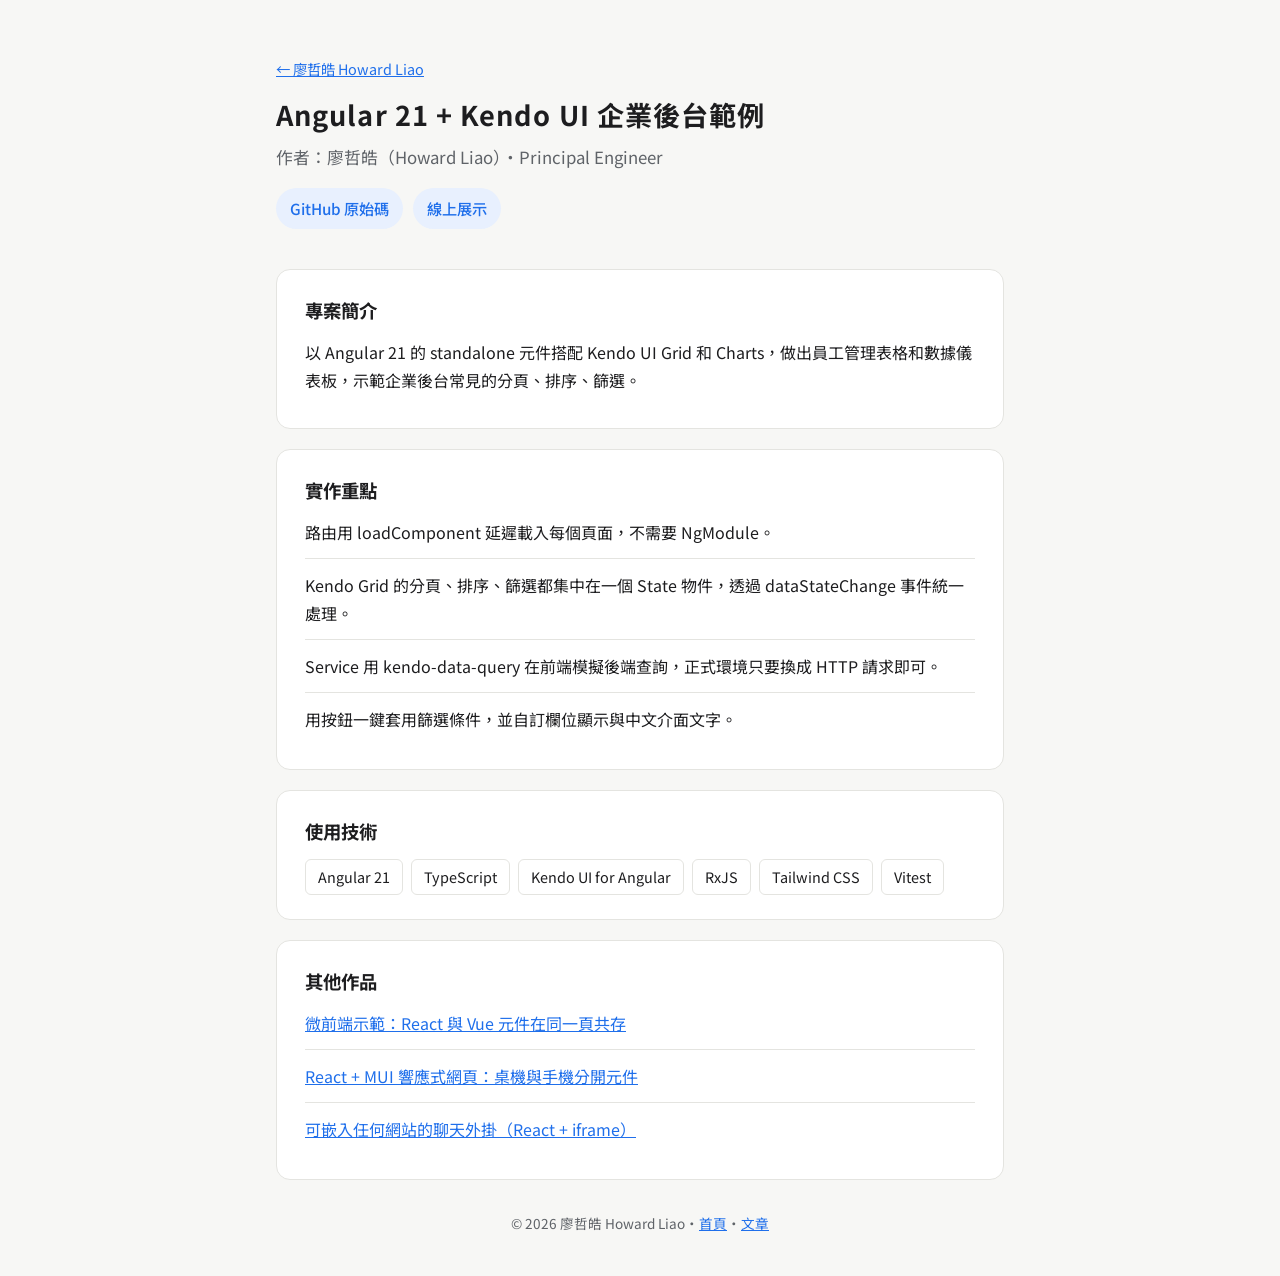
<file: angular-kendo-ui-demo.html>
<!doctype html>
<html lang="zh-Hant-TW">
<head>
<meta charset="utf-8">
<meta name="viewport" content="width=device-width, initial-scale=1">
<title>Angular 21 + Kendo UI 企業後台範例｜廖哲皓 Howard Liao</title>
<meta name="description" content="廖哲皓（Howard Liao）的作品：以 Angular 21 的 standalone 元件搭配 Kendo UI Grid 和 Charts，做出員工管理表格和數據儀表板，示範企業後台常見的分頁、排序、篩選。">
<meta name="author" content="廖哲皓">
<link rel="canonical" href="https://necpoctt.github.io/angular-kendo-ui-demo.html">
<meta property="og:type" content="website">
<meta property="og:title" content="Angular 21 + Kendo UI 企業後台範例｜廖哲皓 Howard Liao">
<meta property="og:description" content="廖哲皓（Howard Liao）的作品：以 Angular 21 的 standalone 元件搭配 Kendo UI Grid 和 Charts，做出員工管理表格和數據儀表板，示範企業後台常見的分頁、排序、篩選。">
<meta property="og:url" content="https://necpoctt.github.io/angular-kendo-ui-demo.html">
<meta property="og:image" content="https://github.com/necpoctt.png?size=400">
<meta property="og:locale" content="zh_TW">
<script type="application/ld+json">
{
  "@context": "https://schema.org",
  "@type": "SoftwareSourceCode",
  "name": "Angular 21 + Kendo UI 企業後台範例",
  "description": "以 Angular 21 的 standalone 元件搭配 Kendo UI Grid 和 Charts，做出員工管理表格和數據儀表板，示範企業後台常見的分頁、排序、篩選。",
  "url": "https://necpoctt.github.io/angular-kendo-ui-demo.html",
  "codeRepository": "https://github.com/necpoctt/angular-kendo-ui-demo",
  "programmingLanguage": [
    "TypeScript"
  ],
  "keywords": "Angular 21, TypeScript, Kendo UI for Angular, RxJS, Tailwind CSS, Vitest",
  "author": {
    "@type": "Person",
    "@id": "https://necpoctt.github.io/#person",
    "name": "廖哲皓",
    "alternateName": "Howard Liao",
    "url": "https://necpoctt.github.io/"
  }
}
</script>
<link rel="preconnect" href="https://fonts.googleapis.com">
<link rel="preconnect" href="https://fonts.gstatic.com" crossorigin>
<link href="https://fonts.googleapis.com/css2?family=Noto+Sans+TC:wght@400;500;700&display=swap" rel="stylesheet">
<link rel="stylesheet" href="style.css">
</head>
<body>
<main>
  <p class="meta"><a href="./">← 廖哲皓 Howard Liao</a></p>
  <header>
    <div>
      <h1 style="font-size:1.7rem">Angular 21 + Kendo UI 企業後台範例</h1>
      <p class="headline">作者：廖哲皓（Howard Liao）・Principal Engineer</p>
      <nav class="links" aria-label="專案連結">
        <a href="https://github.com/necpoctt/angular-kendo-ui-demo">GitHub 原始碼</a>
        <a href="https://angular-kendo-ui-demo.vercel.app/">線上展示</a>
      </nav>
    </div>
  </header>

  <section aria-labelledby="intro">
    <h2 id="intro">專案簡介</h2>
    <p>以 Angular 21 的 standalone 元件搭配 Kendo UI Grid 和 Charts，做出員工管理表格和數據儀表板，示範企業後台常見的分頁、排序、篩選。</p>
  </section>

  <section aria-labelledby="points">
    <h2 id="points">實作重點</h2>
    <ul class="timeline">
      <li>路由用 loadComponent 延遲載入每個頁面，不需要 NgModule。</li>
      <li>Kendo Grid 的分頁、排序、篩選都集中在一個 State 物件，透過 dataStateChange 事件統一處理。</li>
      <li>Service 用 kendo-data-query 在前端模擬後端查詢，正式環境只要換成 HTTP 請求即可。</li>
      <li>用按鈕一鍵套用篩選條件，並自訂欄位顯示與中文介面文字。</li>
    </ul>
  </section>

  <section aria-labelledby="tech">
    <h2 id="tech">使用技術</h2>
    <div class="tags">
      <span>Angular 21</span>
      <span>TypeScript</span>
      <span>Kendo UI for Angular</span>
      <span>RxJS</span>
      <span>Tailwind CSS</span>
      <span>Vitest</span>
    </div>
  </section>

  <section aria-labelledby="more">
    <h2 id="more">其他作品</h2>
    <ul class="timeline">
      <li><a href="micro-frontend-demo.html">微前端示範：React 與 Vue 元件在同一頁共存</a></li>
      <li><a href="react-mui-rwd.html">React + MUI 響應式網頁：桌機與手機分開元件</a></li>
      <li><a href="webplugin.html">可嵌入任何網站的聊天外掛（React + iframe）</a></li>
    </ul>
  </section>
  <footer>© 2026 廖哲皓 Howard Liao・<a href="./">首頁</a>・<a href="articles.html">文章</a></footer>
</main>
</body>
</html>
</file>
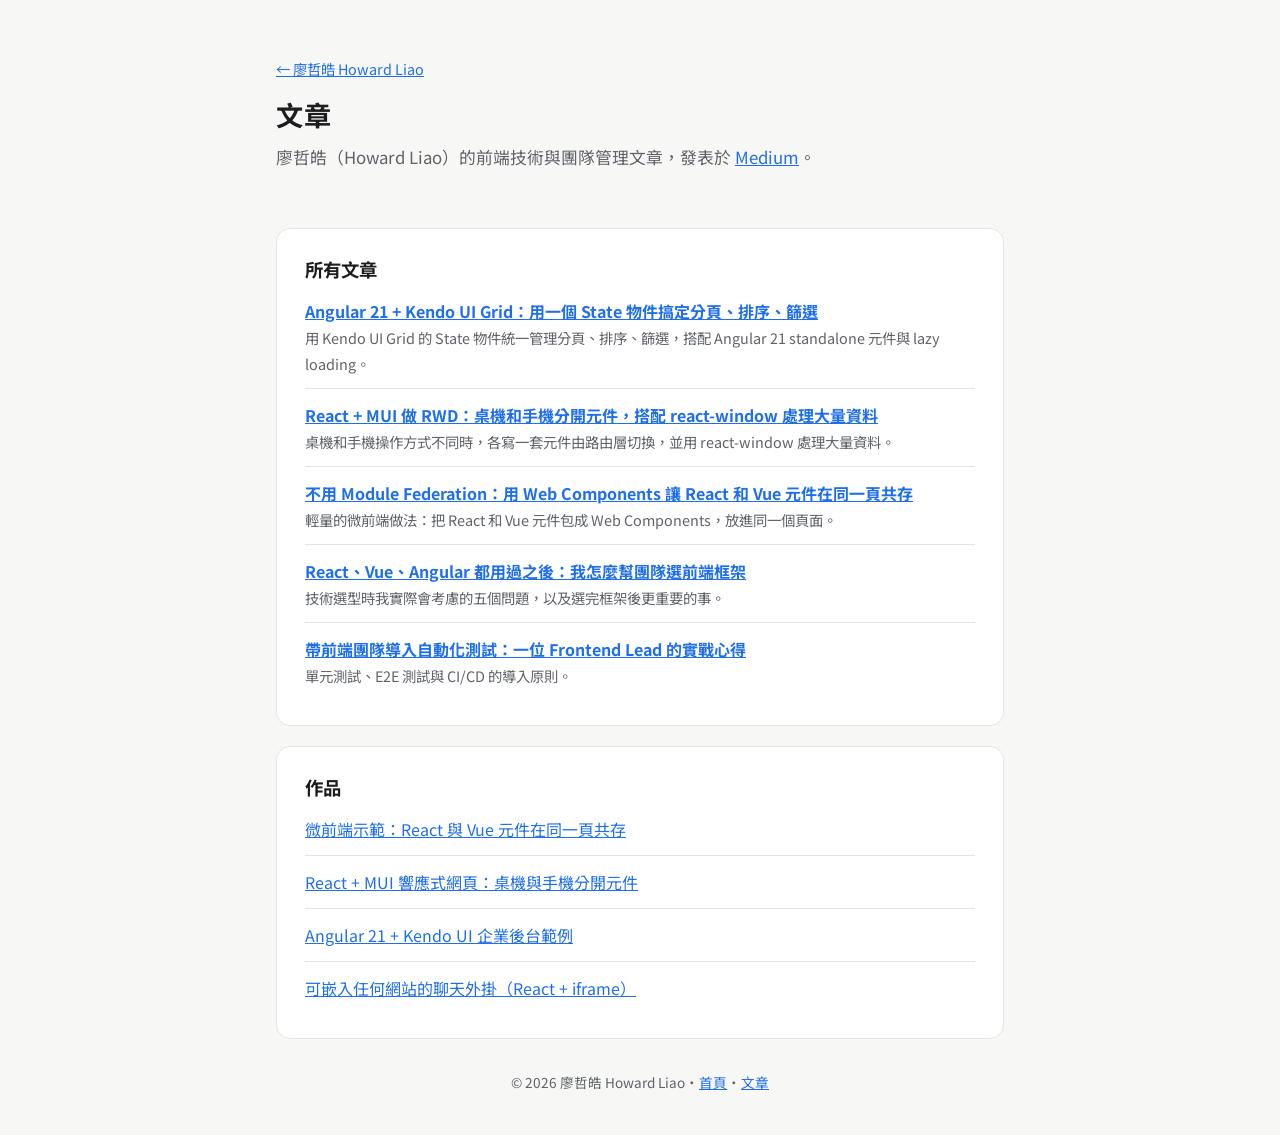
<file: articles.html>
<!doctype html>
<html lang="zh-Hant-TW">
<head>
<meta charset="utf-8">
<meta name="viewport" content="width=device-width, initial-scale=1">
<title>文章｜廖哲皓 Howard Liao</title>
<meta name="description" content="廖哲皓（Howard Liao）的前端技術文章：微前端、框架選型、自動化測試、效能優化與團隊管理。">
<meta name="author" content="廖哲皓">
<link rel="canonical" href="https://necpoctt.github.io/articles.html">
<meta property="og:type" content="website">
<meta property="og:title" content="文章｜廖哲皓 Howard Liao">
<meta property="og:description" content="廖哲皓（Howard Liao）的前端技術文章：微前端、框架選型、自動化測試、效能優化與團隊管理。">
<meta property="og:url" content="https://necpoctt.github.io/articles.html">
<meta property="og:image" content="https://github.com/necpoctt.png?size=400">
<meta property="og:locale" content="zh_TW">
<script type="application/ld+json">
{
  "@context": "https://schema.org",
  "@type": "CollectionPage",
  "name": "文章｜廖哲皓 Howard Liao",
  "url": "https://necpoctt.github.io/articles.html",
  "author": {
    "@type": "Person",
    "@id": "https://necpoctt.github.io/#person",
    "name": "廖哲皓",
    "alternateName": "Howard Liao",
    "url": "https://necpoctt.github.io/"
  },
  "hasPart": [
    {
      "@type": "BlogPosting",
      "headline": "Angular 21 + Kendo UI Grid：用一個 State 物件搞定分頁、排序、篩選",
      "url": "https://medium.com/@necpoctt/fa0ca4dda37d",
      "author": {
        "@type": "Person",
        "@id": "https://necpoctt.github.io/#person",
        "name": "廖哲皓",
        "alternateName": "Howard Liao",
        "url": "https://necpoctt.github.io/"
      }
    },
    {
      "@type": "BlogPosting",
      "headline": "React + MUI 做 RWD：桌機和手機分開元件，搭配 react-window 處理大量資料",
      "url": "https://medium.com/@necpoctt/6d68eb93df83",
      "author": {
        "@type": "Person",
        "@id": "https://necpoctt.github.io/#person",
        "name": "廖哲皓",
        "alternateName": "Howard Liao",
        "url": "https://necpoctt.github.io/"
      }
    },
    {
      "@type": "BlogPosting",
      "headline": "不用 Module Federation：用 Web Components 讓 React 和 Vue 元件在同一頁共存",
      "url": "https://medium.com/@necpoctt/d7c67d8f0766",
      "author": {
        "@type": "Person",
        "@id": "https://necpoctt.github.io/#person",
        "name": "廖哲皓",
        "alternateName": "Howard Liao",
        "url": "https://necpoctt.github.io/"
      }
    },
    {
      "@type": "BlogPosting",
      "headline": "React、Vue、Angular 都用過之後：我怎麼幫團隊選前端框架",
      "url": "https://medium.com/@necpoctt/225a23933e21",
      "author": {
        "@type": "Person",
        "@id": "https://necpoctt.github.io/#person",
        "name": "廖哲皓",
        "alternateName": "Howard Liao",
        "url": "https://necpoctt.github.io/"
      }
    },
    {
      "@type": "BlogPosting",
      "headline": "帶前端團隊導入自動化測試：一位 Frontend Lead 的實戰心得",
      "url": "https://medium.com/@necpoctt/e127c9e2b692",
      "author": {
        "@type": "Person",
        "@id": "https://necpoctt.github.io/#person",
        "name": "廖哲皓",
        "alternateName": "Howard Liao",
        "url": "https://necpoctt.github.io/"
      }
    }
  ]
}
</script>
<link rel="preconnect" href="https://fonts.googleapis.com">
<link rel="preconnect" href="https://fonts.gstatic.com" crossorigin>
<link href="https://fonts.googleapis.com/css2?family=Noto+Sans+TC:wght@400;500;700&display=swap" rel="stylesheet">
<link rel="stylesheet" href="style.css">
</head>
<body>
<main>
  <p class="meta"><a href="./">← 廖哲皓 Howard Liao</a></p>
  <header>
    <div>
      <h1 style="font-size:1.7rem">文章</h1>
      <p class="headline">廖哲皓（Howard Liao）的前端技術與團隊管理文章，發表於 <a href="https://medium.com/@necpoctt">Medium</a>。</p>
    </div>
  </header>

  <section aria-labelledby="list">
    <h2 id="list">所有文章</h2>
    <ul class="timeline">
      <li>
        <div class="role"><a href="https://medium.com/@necpoctt/fa0ca4dda37d">Angular 21 + Kendo UI Grid：用一個 State 物件搞定分頁、排序、篩選</a></div>
        <div class="meta">用 Kendo UI Grid 的 State 物件統一管理分頁、排序、篩選，搭配 Angular 21 standalone 元件與 lazy loading。</div>
      </li>
      <li>
        <div class="role"><a href="https://medium.com/@necpoctt/6d68eb93df83">React + MUI 做 RWD：桌機和手機分開元件，搭配 react-window 處理大量資料</a></div>
        <div class="meta">桌機和手機操作方式不同時，各寫一套元件由路由層切換，並用 react-window 處理大量資料。</div>
      </li>
      <li>
        <div class="role"><a href="https://medium.com/@necpoctt/d7c67d8f0766">不用 Module Federation：用 Web Components 讓 React 和 Vue 元件在同一頁共存</a></div>
        <div class="meta">輕量的微前端做法：把 React 和 Vue 元件包成 Web Components，放進同一個頁面。</div>
      </li>
      <li>
        <div class="role"><a href="https://medium.com/@necpoctt/225a23933e21">React、Vue、Angular 都用過之後：我怎麼幫團隊選前端框架</a></div>
        <div class="meta">技術選型時我實際會考慮的五個問題，以及選完框架後更重要的事。</div>
      </li>
      <li>
        <div class="role"><a href="https://medium.com/@necpoctt/e127c9e2b692">帶前端團隊導入自動化測試：一位 Frontend Lead 的實戰心得</a></div>
        <div class="meta">單元測試、E2E 測試與 CI/CD 的導入原則。</div>
      </li>
    </ul>
  </section>

  <section aria-labelledby="works">
    <h2 id="works">作品</h2>
    <ul class="timeline">
      <li><a href="micro-frontend-demo.html">微前端示範：React 與 Vue 元件在同一頁共存</a></li>
      <li><a href="react-mui-rwd.html">React + MUI 響應式網頁：桌機與手機分開元件</a></li>
      <li><a href="angular-kendo-ui-demo.html">Angular 21 + Kendo UI 企業後台範例</a></li>
      <li><a href="webplugin.html">可嵌入任何網站的聊天外掛（React + iframe）</a></li>
    </ul>
  </section>
  <footer>© 2026 廖哲皓 Howard Liao・<a href="./">首頁</a>・<a href="articles.html">文章</a></footer>
</main>
</body>
</html>
</file>
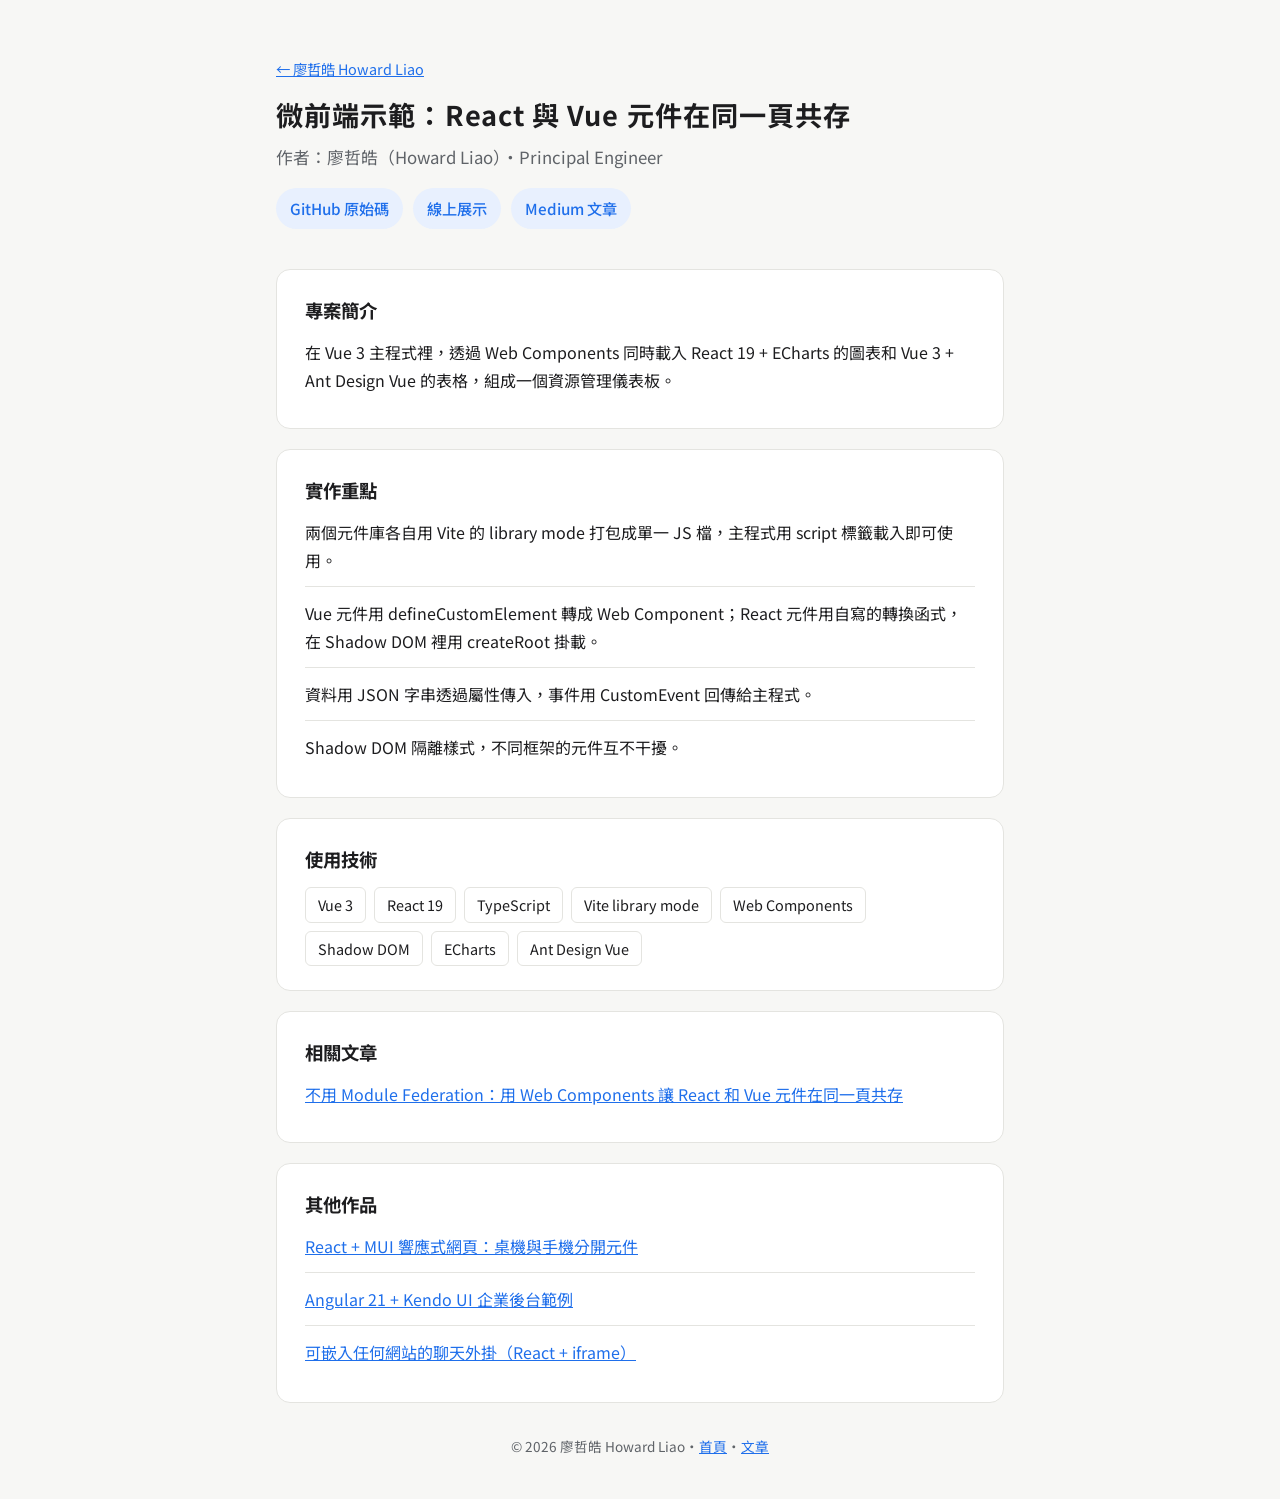
<file: micro-frontend-demo.html>
<!doctype html>
<html lang="zh-Hant-TW">
<head>
<meta charset="utf-8">
<meta name="viewport" content="width=device-width, initial-scale=1">
<title>微前端示範：React 與 Vue 元件在同一頁共存｜廖哲皓 Howard Liao</title>
<meta name="description" content="廖哲皓（Howard Liao）的作品：在 Vue 3 主程式裡，透過 Web Components 同時載入 React 19 + ECharts 的圖表和 Vue 3 + Ant Design Vue 的表格，組成一個資源管理儀表板。">
<meta name="author" content="廖哲皓">
<link rel="canonical" href="https://necpoctt.github.io/micro-frontend-demo.html">
<meta property="og:type" content="website">
<meta property="og:title" content="微前端示範：React 與 Vue 元件在同一頁共存｜廖哲皓 Howard Liao">
<meta property="og:description" content="廖哲皓（Howard Liao）的作品：在 Vue 3 主程式裡，透過 Web Components 同時載入 React 19 + ECharts 的圖表和 Vue 3 + Ant Design Vue 的表格，組成一個資源管理儀表板。">
<meta property="og:url" content="https://necpoctt.github.io/micro-frontend-demo.html">
<meta property="og:image" content="https://github.com/necpoctt.png?size=400">
<meta property="og:locale" content="zh_TW">
<script type="application/ld+json">
{
  "@context": "https://schema.org",
  "@type": "SoftwareSourceCode",
  "name": "微前端示範：React 與 Vue 元件在同一頁共存",
  "description": "在 Vue 3 主程式裡，透過 Web Components 同時載入 React 19 + ECharts 的圖表和 Vue 3 + Ant Design Vue 的表格，組成一個資源管理儀表板。",
  "url": "https://necpoctt.github.io/micro-frontend-demo.html",
  "codeRepository": "https://github.com/necpoctt/micro-frontend-demo",
  "programmingLanguage": [
    "TypeScript",
    "JavaScript"
  ],
  "keywords": "Vue 3, React 19, TypeScript, Vite library mode, Web Components, Shadow DOM, ECharts, Ant Design Vue",
  "author": {
    "@type": "Person",
    "@id": "https://necpoctt.github.io/#person",
    "name": "廖哲皓",
    "alternateName": "Howard Liao",
    "url": "https://necpoctt.github.io/"
  }
}
</script>
<link rel="preconnect" href="https://fonts.googleapis.com">
<link rel="preconnect" href="https://fonts.gstatic.com" crossorigin>
<link href="https://fonts.googleapis.com/css2?family=Noto+Sans+TC:wght@400;500;700&display=swap" rel="stylesheet">
<link rel="stylesheet" href="style.css">
</head>
<body>
<main>
  <p class="meta"><a href="./">← 廖哲皓 Howard Liao</a></p>
  <header>
    <div>
      <h1 style="font-size:1.7rem">微前端示範：React 與 Vue 元件在同一頁共存</h1>
      <p class="headline">作者：廖哲皓（Howard Liao）・Principal Engineer</p>
      <nav class="links" aria-label="專案連結">
        <a href="https://github.com/necpoctt/micro-frontend-demo">GitHub 原始碼</a>
        <a href="https://micro-frontend-demo-mu.vercel.app/">線上展示</a>
        <a href="https://medium.com/@necpoctt/d7c67d8f0766">Medium 文章</a>
      </nav>
    </div>
  </header>

  <section aria-labelledby="intro">
    <h2 id="intro">專案簡介</h2>
    <p>在 Vue 3 主程式裡，透過 Web Components 同時載入 React 19 + ECharts 的圖表和 Vue 3 + Ant Design Vue 的表格，組成一個資源管理儀表板。</p>
  </section>

  <section aria-labelledby="points">
    <h2 id="points">實作重點</h2>
    <ul class="timeline">
      <li>兩個元件庫各自用 Vite 的 library mode 打包成單一 JS 檔，主程式用 script 標籤載入即可使用。</li>
      <li>Vue 元件用 defineCustomElement 轉成 Web Component；React 元件用自寫的轉換函式，在 Shadow DOM 裡用 createRoot 掛載。</li>
      <li>資料用 JSON 字串透過屬性傳入，事件用 CustomEvent 回傳給主程式。</li>
      <li>Shadow DOM 隔離樣式，不同框架的元件互不干擾。</li>
    </ul>
  </section>

  <section aria-labelledby="tech">
    <h2 id="tech">使用技術</h2>
    <div class="tags">
      <span>Vue 3</span>
      <span>React 19</span>
      <span>TypeScript</span>
      <span>Vite library mode</span>
      <span>Web Components</span>
      <span>Shadow DOM</span>
      <span>ECharts</span>
      <span>Ant Design Vue</span>
    </div>
  </section>

  <section aria-labelledby="article">
    <h2 id="article">相關文章</h2>
    <p><a href="https://medium.com/@necpoctt/d7c67d8f0766">不用 Module Federation：用 Web Components 讓 React 和 Vue 元件在同一頁共存</a></p>
  </section>

  <section aria-labelledby="more">
    <h2 id="more">其他作品</h2>
    <ul class="timeline">
      <li><a href="react-mui-rwd.html">React + MUI 響應式網頁：桌機與手機分開元件</a></li>
      <li><a href="angular-kendo-ui-demo.html">Angular 21 + Kendo UI 企業後台範例</a></li>
      <li><a href="webplugin.html">可嵌入任何網站的聊天外掛（React + iframe）</a></li>
    </ul>
  </section>
  <footer>© 2026 廖哲皓 Howard Liao・<a href="./">首頁</a>・<a href="articles.html">文章</a></footer>
</main>
</body>
</html>
</file>
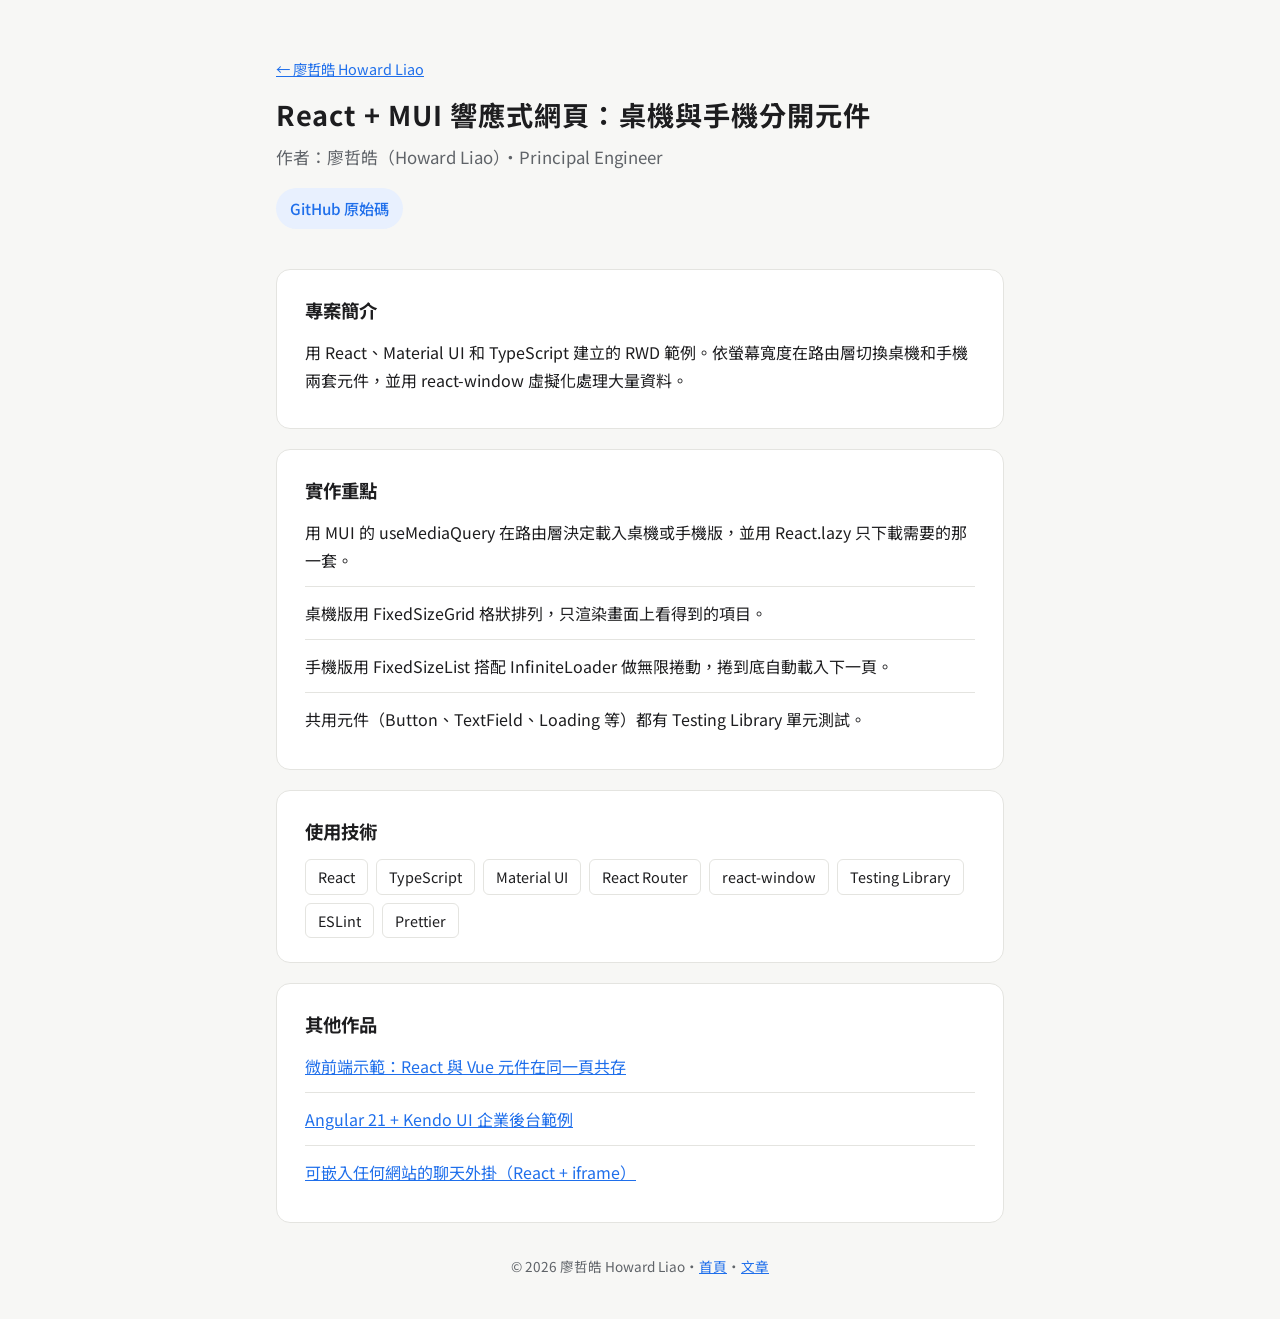
<file: react-mui-rwd.html>
<!doctype html>
<html lang="zh-Hant-TW">
<head>
<meta charset="utf-8">
<meta name="viewport" content="width=device-width, initial-scale=1">
<title>React + MUI 響應式網頁：桌機與手機分開元件｜廖哲皓 Howard Liao</title>
<meta name="description" content="廖哲皓（Howard Liao）的作品：用 React、Material UI 和 TypeScript 建立的 RWD 範例。依螢幕寬度在路由層切換桌機和手機兩套元件，並用 react-window 虛擬化處理大量資料。">
<meta name="author" content="廖哲皓">
<link rel="canonical" href="https://necpoctt.github.io/react-mui-rwd.html">
<meta property="og:type" content="website">
<meta property="og:title" content="React + MUI 響應式網頁：桌機與手機分開元件｜廖哲皓 Howard Liao">
<meta property="og:description" content="廖哲皓（Howard Liao）的作品：用 React、Material UI 和 TypeScript 建立的 RWD 範例。依螢幕寬度在路由層切換桌機和手機兩套元件，並用 react-window 虛擬化處理大量資料。">
<meta property="og:url" content="https://necpoctt.github.io/react-mui-rwd.html">
<meta property="og:image" content="https://github.com/necpoctt.png?size=400">
<meta property="og:locale" content="zh_TW">
<script type="application/ld+json">
{
  "@context": "https://schema.org",
  "@type": "SoftwareSourceCode",
  "name": "React + MUI 響應式網頁：桌機與手機分開元件",
  "description": "用 React、Material UI 和 TypeScript 建立的 RWD 範例。依螢幕寬度在路由層切換桌機和手機兩套元件，並用 react-window 虛擬化處理大量資料。",
  "url": "https://necpoctt.github.io/react-mui-rwd.html",
  "codeRepository": "https://github.com/necpoctt/reactMuiRWD",
  "programmingLanguage": [
    "TypeScript"
  ],
  "keywords": "React, TypeScript, Material UI, React Router, react-window, Testing Library, ESLint, Prettier",
  "author": {
    "@type": "Person",
    "@id": "https://necpoctt.github.io/#person",
    "name": "廖哲皓",
    "alternateName": "Howard Liao",
    "url": "https://necpoctt.github.io/"
  }
}
</script>
<link rel="preconnect" href="https://fonts.googleapis.com">
<link rel="preconnect" href="https://fonts.gstatic.com" crossorigin>
<link href="https://fonts.googleapis.com/css2?family=Noto+Sans+TC:wght@400;500;700&display=swap" rel="stylesheet">
<link rel="stylesheet" href="style.css">
</head>
<body>
<main>
  <p class="meta"><a href="./">← 廖哲皓 Howard Liao</a></p>
  <header>
    <div>
      <h1 style="font-size:1.7rem">React + MUI 響應式網頁：桌機與手機分開元件</h1>
      <p class="headline">作者：廖哲皓（Howard Liao）・Principal Engineer</p>
      <nav class="links" aria-label="專案連結">
        <a href="https://github.com/necpoctt/reactMuiRWD">GitHub 原始碼</a>
      </nav>
    </div>
  </header>

  <section aria-labelledby="intro">
    <h2 id="intro">專案簡介</h2>
    <p>用 React、Material UI 和 TypeScript 建立的 RWD 範例。依螢幕寬度在路由層切換桌機和手機兩套元件，並用 react-window 虛擬化處理大量資料。</p>
  </section>

  <section aria-labelledby="points">
    <h2 id="points">實作重點</h2>
    <ul class="timeline">
      <li>用 MUI 的 useMediaQuery 在路由層決定載入桌機或手機版，並用 React.lazy 只下載需要的那一套。</li>
      <li>桌機版用 FixedSizeGrid 格狀排列，只渲染畫面上看得到的項目。</li>
      <li>手機版用 FixedSizeList 搭配 InfiniteLoader 做無限捲動，捲到底自動載入下一頁。</li>
      <li>共用元件（Button、TextField、Loading 等）都有 Testing Library 單元測試。</li>
    </ul>
  </section>

  <section aria-labelledby="tech">
    <h2 id="tech">使用技術</h2>
    <div class="tags">
      <span>React</span>
      <span>TypeScript</span>
      <span>Material UI</span>
      <span>React Router</span>
      <span>react-window</span>
      <span>Testing Library</span>
      <span>ESLint</span>
      <span>Prettier</span>
    </div>
  </section>

  <section aria-labelledby="more">
    <h2 id="more">其他作品</h2>
    <ul class="timeline">
      <li><a href="micro-frontend-demo.html">微前端示範：React 與 Vue 元件在同一頁共存</a></li>
      <li><a href="angular-kendo-ui-demo.html">Angular 21 + Kendo UI 企業後台範例</a></li>
      <li><a href="webplugin.html">可嵌入任何網站的聊天外掛（React + iframe）</a></li>
    </ul>
  </section>
  <footer>© 2026 廖哲皓 Howard Liao・<a href="./">首頁</a>・<a href="articles.html">文章</a></footer>
</main>
</body>
</html>
</file>
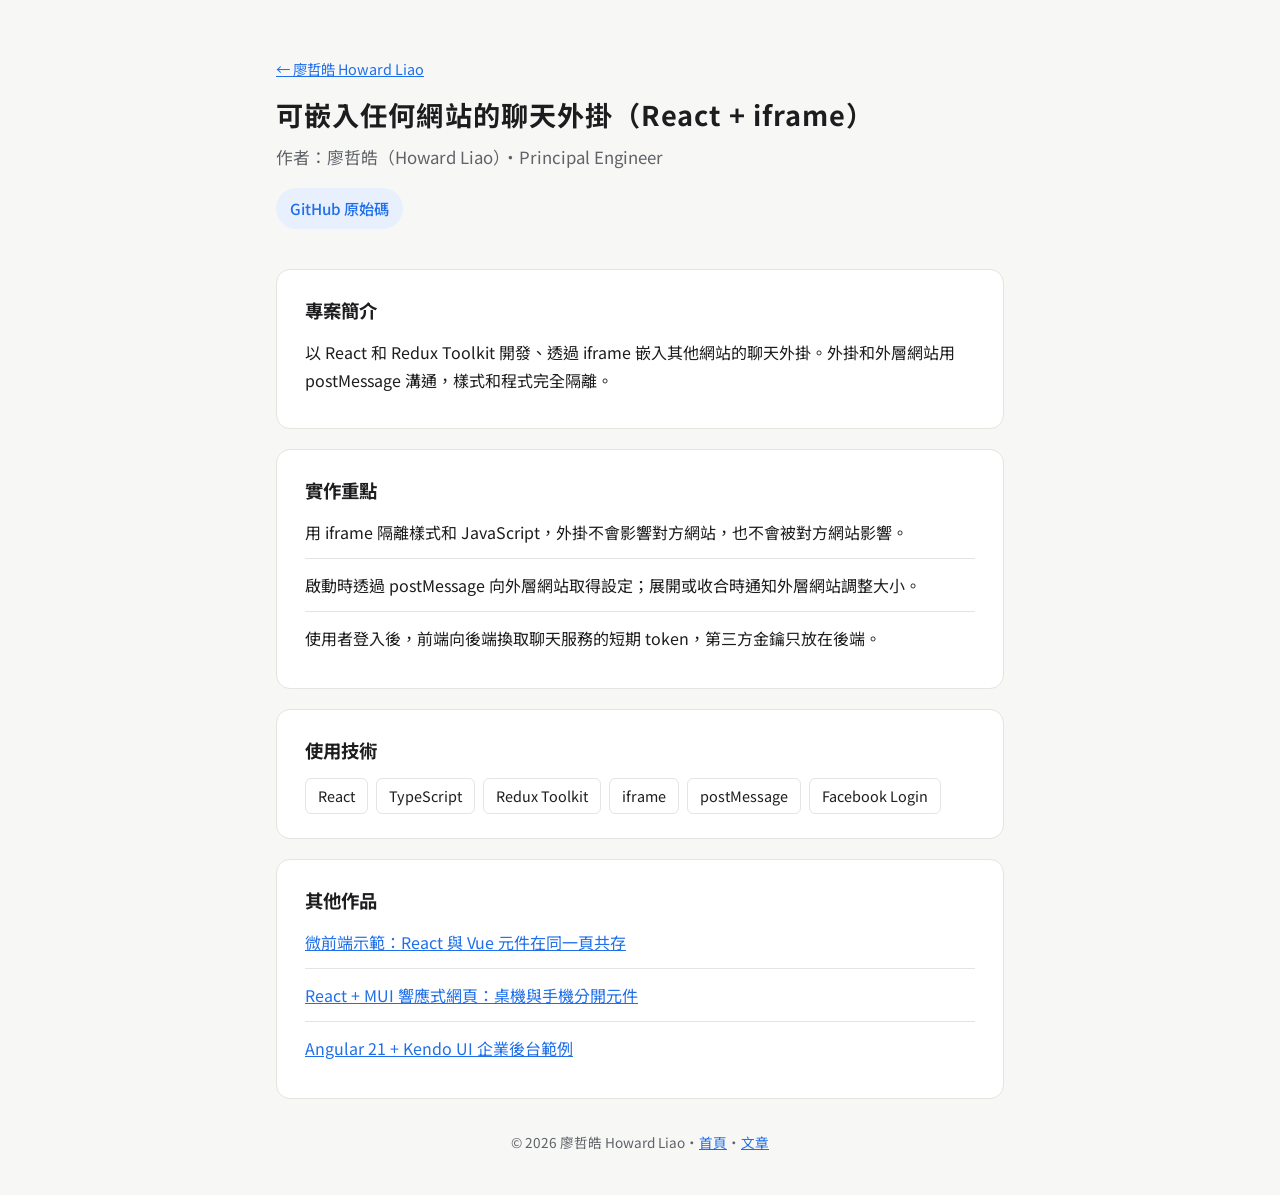
<file: webplugin.html>
<!doctype html>
<html lang="zh-Hant-TW">
<head>
<meta charset="utf-8">
<meta name="viewport" content="width=device-width, initial-scale=1">
<title>可嵌入任何網站的聊天外掛（React + iframe）｜廖哲皓 Howard Liao</title>
<meta name="description" content="廖哲皓（Howard Liao）的作品：以 React 和 Redux Toolkit 開發、透過 iframe 嵌入其他網站的聊天外掛。外掛和外層網站用 postMessage 溝通，樣式和程式完全隔離。">
<meta name="author" content="廖哲皓">
<link rel="canonical" href="https://necpoctt.github.io/webplugin.html">
<meta property="og:type" content="website">
<meta property="og:title" content="可嵌入任何網站的聊天外掛（React + iframe）｜廖哲皓 Howard Liao">
<meta property="og:description" content="廖哲皓（Howard Liao）的作品：以 React 和 Redux Toolkit 開發、透過 iframe 嵌入其他網站的聊天外掛。外掛和外層網站用 postMessage 溝通，樣式和程式完全隔離。">
<meta property="og:url" content="https://necpoctt.github.io/webplugin.html">
<meta property="og:image" content="https://github.com/necpoctt.png?size=400">
<meta property="og:locale" content="zh_TW">
<script type="application/ld+json">
{
  "@context": "https://schema.org",
  "@type": "SoftwareSourceCode",
  "name": "可嵌入任何網站的聊天外掛（React + iframe）",
  "description": "以 React 和 Redux Toolkit 開發、透過 iframe 嵌入其他網站的聊天外掛。外掛和外層網站用 postMessage 溝通，樣式和程式完全隔離。",
  "url": "https://necpoctt.github.io/webplugin.html",
  "codeRepository": "https://github.com/necpoctt/webplugin",
  "programmingLanguage": [
    "TypeScript"
  ],
  "keywords": "React, TypeScript, Redux Toolkit, iframe, postMessage, Facebook Login",
  "author": {
    "@type": "Person",
    "@id": "https://necpoctt.github.io/#person",
    "name": "廖哲皓",
    "alternateName": "Howard Liao",
    "url": "https://necpoctt.github.io/"
  }
}
</script>
<link rel="preconnect" href="https://fonts.googleapis.com">
<link rel="preconnect" href="https://fonts.gstatic.com" crossorigin>
<link href="https://fonts.googleapis.com/css2?family=Noto+Sans+TC:wght@400;500;700&display=swap" rel="stylesheet">
<link rel="stylesheet" href="style.css">
</head>
<body>
<main>
  <p class="meta"><a href="./">← 廖哲皓 Howard Liao</a></p>
  <header>
    <div>
      <h1 style="font-size:1.7rem">可嵌入任何網站的聊天外掛（React + iframe）</h1>
      <p class="headline">作者：廖哲皓（Howard Liao）・Principal Engineer</p>
      <nav class="links" aria-label="專案連結">
        <a href="https://github.com/necpoctt/webplugin">GitHub 原始碼</a>
      </nav>
    </div>
  </header>

  <section aria-labelledby="intro">
    <h2 id="intro">專案簡介</h2>
    <p>以 React 和 Redux Toolkit 開發、透過 iframe 嵌入其他網站的聊天外掛。外掛和外層網站用 postMessage 溝通，樣式和程式完全隔離。</p>
  </section>

  <section aria-labelledby="points">
    <h2 id="points">實作重點</h2>
    <ul class="timeline">
      <li>用 iframe 隔離樣式和 JavaScript，外掛不會影響對方網站，也不會被對方網站影響。</li>
      <li>啟動時透過 postMessage 向外層網站取得設定；展開或收合時通知外層網站調整大小。</li>
      <li>使用者登入後，前端向後端換取聊天服務的短期 token，第三方金鑰只放在後端。</li>
    </ul>
  </section>

  <section aria-labelledby="tech">
    <h2 id="tech">使用技術</h2>
    <div class="tags">
      <span>React</span>
      <span>TypeScript</span>
      <span>Redux Toolkit</span>
      <span>iframe</span>
      <span>postMessage</span>
      <span>Facebook Login</span>
    </div>
  </section>

  <section aria-labelledby="more">
    <h2 id="more">其他作品</h2>
    <ul class="timeline">
      <li><a href="micro-frontend-demo.html">微前端示範：React 與 Vue 元件在同一頁共存</a></li>
      <li><a href="react-mui-rwd.html">React + MUI 響應式網頁：桌機與手機分開元件</a></li>
      <li><a href="angular-kendo-ui-demo.html">Angular 21 + Kendo UI 企業後台範例</a></li>
    </ul>
  </section>
  <footer>© 2026 廖哲皓 Howard Liao・<a href="./">首頁</a>・<a href="articles.html">文章</a></footer>
</main>
</body>
</html>
</file>
<file: style.css>
:root {
    --bg: #f7f7f5;
    --card: #ffffff;
    --text: #1d1d1f;
    --muted: #5f6368;
    --line: #e4e4e0;
    --accent: #1f6feb;
    --accent-soft: #e8f0fe;
  }
  @media (prefers-color-scheme: dark) {
    :root {
      --bg: #111214;
      --card: #1a1b1e;
      --text: #ececec;
      --muted: #a0a4aa;
      --line: #2c2e33;
      --accent: #6ea8ff;
      --accent-soft: #1c2a40;
    }
  }
  * { box-sizing: border-box; }
  body {
    margin: 0;
    background: var(--bg);
    color: var(--text);
    font-family: "Noto Sans TC", system-ui, -apple-system, "Segoe UI", sans-serif;
    line-height: 1.75;
  }
  main { max-width: 760px; margin: 0 auto; padding: 56px 16px 40px; }
  header { display: flex; gap: 28px; align-items: center; margin-bottom: 40px; }
  header img {
    width: 120px; height: 120px; border-radius: 50%;
    object-fit: cover; border: 1px solid var(--line); flex-shrink: 0; background: var(--card);
  }
  h1 { margin: 0; font-size: 2.2rem; letter-spacing: .04em; }
  h1 small { font-size: 1.1rem; font-weight: 500; color: var(--muted); letter-spacing: 0; margin-left: 8px; }
  .headline { margin: 4px 0 16px; color: var(--muted); font-size: 1.05rem; }
  .links { display: flex; flex-wrap: wrap; gap: 10px; }
  .links a {
    display: inline-flex; align-items: center; gap: 8px;
    padding: 7px 14px; border-radius: 999px;
    background: var(--accent-soft); color: var(--accent);
    text-decoration: none; font-weight: 500; font-size: .95rem;
  }
  .links a:hover { filter: brightness(.95); }
  .links svg { width: 18px; height: 18px; fill: currentColor; }
  section {
    background: var(--card); border: 1px solid var(--line);
    border-radius: 14px; padding: 24px 28px; margin-bottom: 20px;
  }
  h2 { margin: 0 0 12px; font-size: 1.15rem; }
  p { margin: 0 0 10px; }
  ul.timeline { list-style: none; margin: 0; padding: 0; }
  ul.timeline li { padding: 12px 0; border-top: 1px solid var(--line); }
  ul.timeline li:first-child { border-top: 0; padding-top: 0; }
  .role { font-weight: 700; }
  .meta { color: var(--muted); font-size: .9rem; }
  .tags { display: flex; flex-wrap: wrap; gap: 8px; }
  .tags span {
    padding: 4px 12px; border-radius: 6px; font-size: .9rem;
    border: 1px solid var(--line); color: var(--text);
  }
  a { color: var(--accent); }
  footer { text-align: center; color: var(--muted); font-size: .85rem; margin-top: 32px; }
  @media (max-width: 560px) {
    main { padding-top: 32px; }
    header { flex-direction: column; text-align: center; gap: 16px; }
    h1 small { display: block; margin: 4px 0 0; }
    .links { justify-content: center; }
    section { padding: 20px; }
  }
</file>
